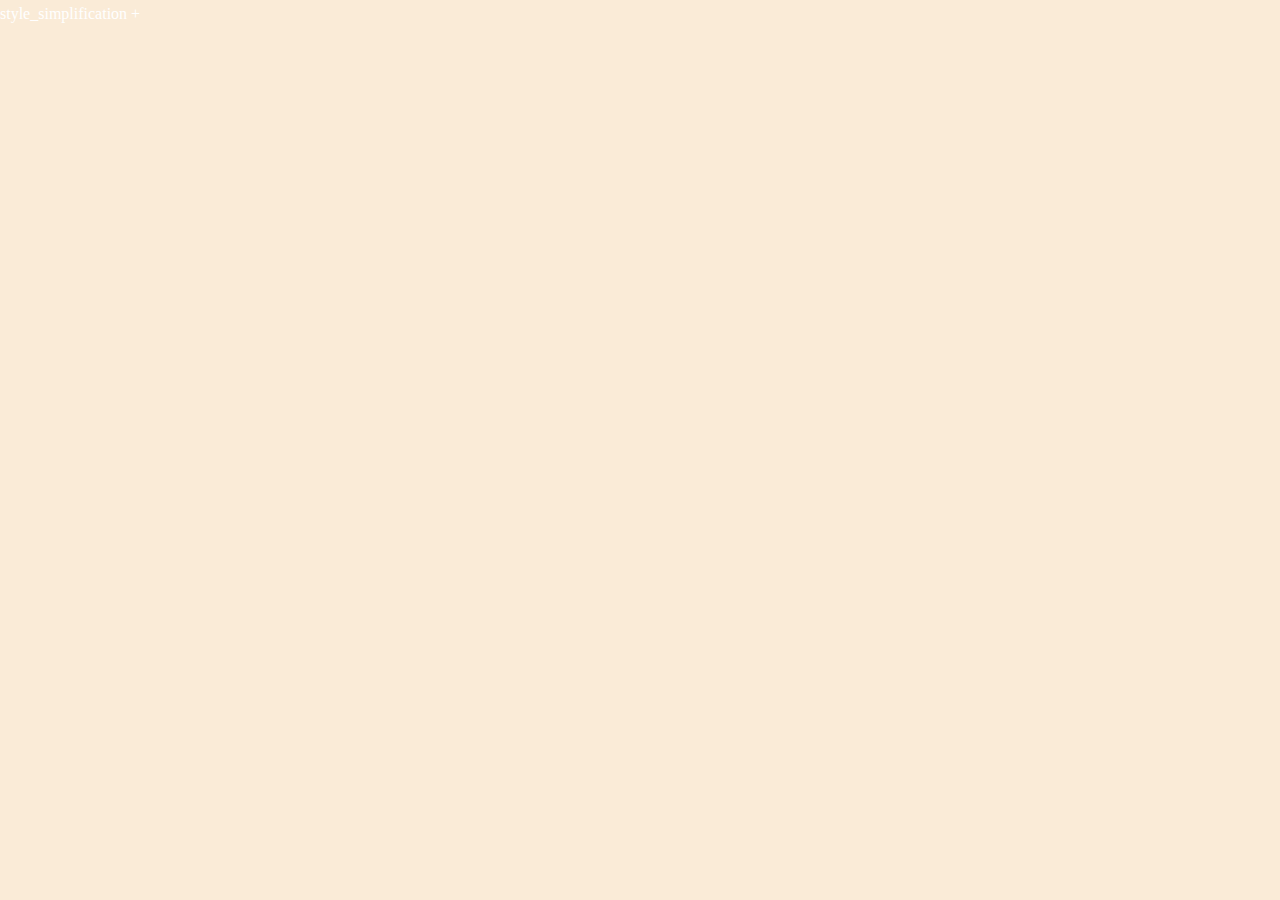
<file: index.html>
<!DOCTYPE html>
<html lang="en">
<head>
    <meta charset="UTF-8">
    <meta name="viewport" content="width=device-width, initial-scale=1.0">
    <title>Document</title>
    <link rel="preconnect" href="https://fonts.googleapis.com">
<link rel="preconnect" href="https://fonts.gstatic.com" crossorigin>
<link href="https://fonts.googleapis.com/css2?family=Playfair+Display:ital,wght@0,400..900;1,400..900&display=swap" rel="stylesheet">
    <link rel="stylesheet" type="text/css" href="css/mainstyles.css" />
    <script type="text/javascript" src="js/javascript.js"></script>
</head>
<body>
    <header>

    </header>
style_simplification +     <main>

    </main>
    <footer>

    </footer>
</body>
</file>
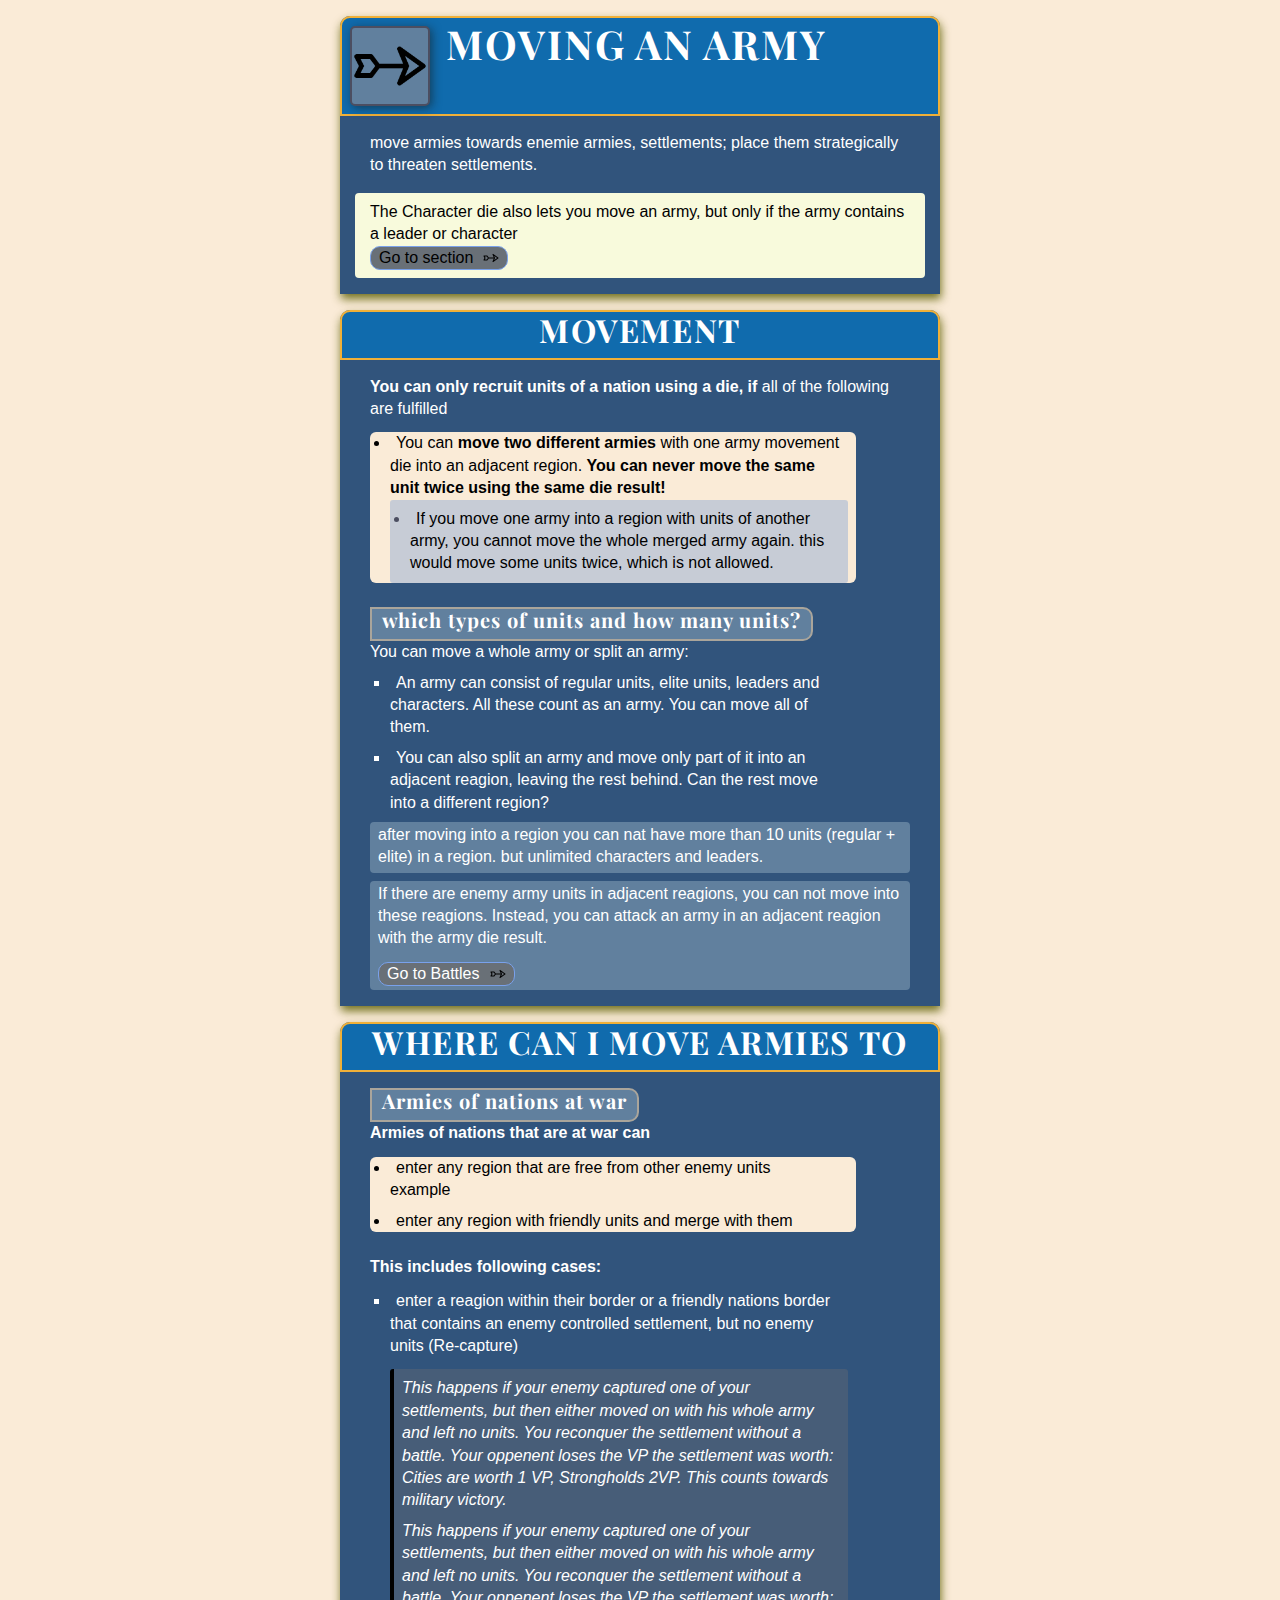
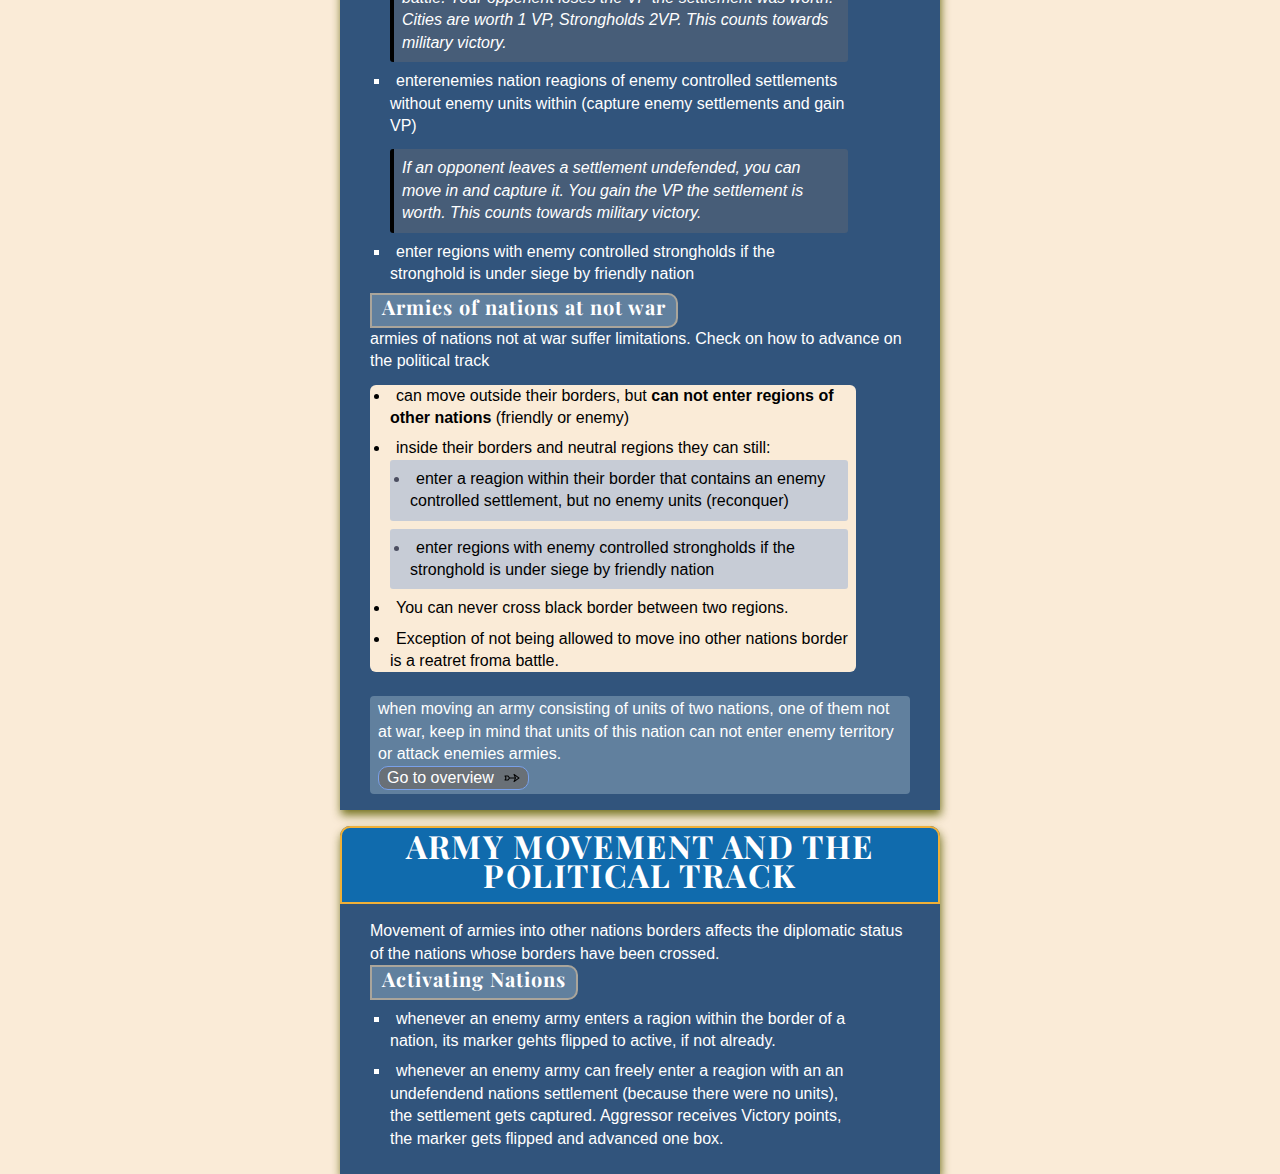
<file: army-movement.html>
<!DOCTYPE html>
<html lang="en">
<head>
    <meta charset="UTF-8">
    <meta name="viewport" content="width=device-width, initial-scale=1.0">
    <title>Document</title>
    <link rel="preconnect" href="https://fonts.googleapis.com">
<link rel="preconnect" href="https://fonts.gstatic.com" crossorigin>
<link href="https://fonts.googleapis.com/css2?family=Playfair+Display:ital,wght@0,400..900;1,400..900&display=swap" rel="stylesheet">
    <link rel="stylesheet" type="text/css" href="css/mainstyles.css" />
    <script type="text/javascript" src="js/javascript.js"></script>
</head>
<body>
    <header>

    </header>

    <main class="rule-action">
        <section class="wrapper">

            <div class="card_title-area"><img src="img/pfeil.png" alt="" class="card_title-area_img">
                    <h1 class="card_title">Moving an army</h1>
                </img></div>
                <div class="inside-wrapper">
                    <p class="text">move armies towards enemie armies, settlements; place them strategically to threaten settlements.</p>
                </div>
                    <div class="inside-wrapper-color">
                        
                            <p class="box-highlighted_text">The Character die also lets you move an army, but only if the army contains a leader or character</p>
                            <div class="button_go-section">
                                <p class="button_text">Go to section</p>
                                <img class="icon" src="img/pfeil.png" alt="">
                    
                        </div>
                    </div>
            

            <!-- <div class="inside-wrapper-color">
                <p class="icon-arrow_p">When recruiting, you can strengthen your army for either defense for upcoming battles in strongholds or attacks. By recruiting, you place figures from your supply onto the board which are now available for actions like moving, attacking.</p> -->
            </div>    
        
        </section>    
            <section class="wrapper">
                <h2 class="head">Movement</h2>
                <div class="inside-wrapper">
                    <p class="text"><span class="bold">You can only recruit units of a nation using a die, if </span>all of the following are fulfilled</p>
                    <ul class="list-highlighted">
                        <li class="list-highlighted_item" >You can <span class="bold">move two different armies</span> with one army movement die into an adjacent region. <span class="bold">You can never move the same unit twice using the same die result!</span>
                            <ul class="">
                                <li class="list-highlighted_subitem">If you move one army into a region with units of another army, you cannot move the whole merged army again. this would move some units twice, which is not allowed.</li>
                            </ul>
                        </li>
                    
                    
                    </ul>

                    <h3 class="subhead">which types of units and how many units?</h2>
              
                    <p>You can move a whole army or split an army:</p>
                    <ul class="list-monochrome">
                        <li class="list-monochrome_item">An army can consist of regular units, elite units, leaders and characters. All these count as an army. You can move all of them.
                        </li>
                        <li class="list-monochrome_item">You can also split an army and move only part of it into an adjacent reagion, leaving the rest behind. Can the rest move into a different region?</li>
                
                    </ul>

                    <div class="box-lowlight">
                        <p class="box-highlighted_text">after moving into a region you can nat have more than 10 units (regular + elite) in a region. but unlimited characters and leaders.</p>
                    </div>
                

                    <div class="box-lowlight">
                        <p class="text">If there are enemy army units in adjacent reagions, you can not move into these reagions. Instead, you can attack an army in an adjacent reagion with the army die result.</p>
                            <div class="button_go-section">
                                <p class="button_text">Go to Battles </p>
                                <img class="icon" src="img/pfeil.png" alt="">
                            </div>
                    </div>
                </div>
            </section>

            <section class="wrapper">
                <h2 class="head">Where can I move armies to</h2>
                    <div class="inside-wrapper">
                        
                    </div>
                    <div class="inside-wrapper">
                        <h3 class="subhead">Armies of nations at war</h3>

                        <p class="text"><span class="bold">Armies of nations that are at war can</span>
                        <ul class="list-highlighted">    
                                    <li class="list-highlighted_item example-clickable">enter any region that are free from other enemy units <br>
                                    example 
                                    <img class="list_img-example" src="img/WoRT_example-01.jpg" alt="Image" />
                                    </li>
                                    <li class="list-highlighted_item">enter any region with friendly units and merge with them</li>
                        </ul>   
                        <p class="text"><span class="bold">This includes following cases:</span>
                        <ul class="list-monochrome"> 
                                    <li class="list-monochrome_item">enter a reagion within their border or a friendly nations border that contains an enemy controlled settlement, but no enemy units (Re-capture)
                                        <ul class="list-monochrome_sublist">
                                            <li >This happens if your enemy captured one of your settlements, but then either moved on with his whole army and left no units. You reconquer the settlement without a battle. Your oppenent loses the VP the settlement was worth: Cities are worth 1 VP, Strongholds 2VP. This counts towards military victory.</li>
                                            <li >This happens if your enemy captured one of your settlements, but then either moved on with his whole army and left no units. You reconquer the settlement without a battle. Your oppenent loses the VP the settlement was worth: Cities are worth 1 VP, Strongholds 2VP. This counts towards military victory.</li>
                                        </ul>
                                    </li>
                                    <li class="list-monochrome_item">enterenemies nation reagions of enemy controlled settlements without enemy units within (capture enemy settlements and gain VP)
                                        <ul>
                                            <li >If an opponent leaves a settlement undefended, you can move in and capture it. You gain the VP the settlement is worth. This counts towards military victory.</li>
                                        </ul>
                                    </li>
                                    <li class="list-monochrome_item">enter regions with enemy controlled strongholds if the stronghold is under siege by friendly nation</li>
                            </li>
                        </ul>

                        <h3 class="subhead">Armies of nations at not war</h3>
                        <p class="text">armies of nations not at war suffer limitations. Check on how to advance on the political track</p>
                        <ul class="list-highlighted">
                        
                                
                                    <li class="list-highlighted_item">can move outside their borders, but <span class="bold">can not enter regions of other nations</span>
                                    (friendly or enemy)</li>


                                    <li class="list-highlighted_item">inside their borders and neutral regions they can still:
                                        <ul>
                                            <li class="list-highlighted_subitem">enter a reagion within their border that contains an enemy controlled settlement, but no enemy units (reconquer)</li>
                                
                                    <li class="list-highlighted_subitem">enter regions with enemy controlled strongholds if the stronghold is under siege by friendly nation </li> 
                                        </ul>

                                    </li>
                                   
                                
                            
                                
                        
                            <li class="list-highlighted_item" >You can never cross black border between two regions.
                            </li>

                            <li class="list-highlighted_item" >Exception of not being allowed to move ino other nations border is a reatret froma battle.
                            </li>

                            
                        </ul>

                        <div class="box-lowlight">
                            <p class="box-highlighted_text">when moving an army consisting of units of two nations, one of them not at war, keep in mind that units of this nation can not enter enemy territory or attack enemies armies.</p>
                            <div class="button_go-section"> 
                                <p class="button_text">Go to overview </p>
                                <img class="icon" src="img/pfeil.png" alt="">
                            </div>
                            
                        </div>

                      

                    </div>
                    
                    
            </section>
            
        


        <section class="wrapper">
            <h2 class="head">Army Movement and the Political track</h2>
                <div class="inside-wrapper">
                    <p>Movement of armies into other nations borders affects the diplomatic status of the nations whose borders have been crossed.</p>
                    <h3 class="subhead">Activating Nations</h3>
                    <ul class="list-monochrome">
                        <li class="list-monochrome_item">whenever an enemy army enters a ragion within the border of a nation, its marker gehts flipped to active, if not already.
                            <!-- <ul>
<li class="list-highlighted_subitem">from two different nations as lang as both nations are at war</li>
<li class="list-highlighted_subitem">        from two different nations as lang as both nations are at war                        </li>
                            </ul>    -->
                        </li>
                        <li class="list-monochrome_item">whenever an enemy army can freely enter a reagion with an  an undefendend nations settlement (because there were no units), the settlement gets captured. Aggressor receives Victory points, the marker gets flipped and advanced one box.</li>
                
                    </ul>
                </div>
        </section>

      

            <!-- <section class="wrapper">
                <h2 class="rule-action__sub">Implicit Restrictions</h2>
                <div class="inside-wrapper">
                    <p>These are some implicit restricitons and answer questions that may arise </p>
                    <ul class="list-highlighted">
                        <li class="list-highlighted_item" >you can not muster troops into enemy settlements you conquered and control now.
                            <ul class="">
                                <li class="list-highlighted_subitem">you can only muster in settlements that belong inherently to a nation.
                                if elves conquered Dol Guldur and control it, they can still not recruit units there.
                                 Dol Guldur belongs to Sauron Player, but is controlled by FP.</li>
                            </ul>
                        </li>
                        <li class="list-highlighted_item" >you can not muster troops into a nations settlements if they are under enemy control.
                            <ul class="">
                                <li class="list-highlighted_subitem">if morder player conquered the woodland realm and controls it, elves can not recruit to woodland realm, but only to grey havens, rivendell, lorien.</li>
                                <li class="list-highlighted_subitem">if morder player conquered all settlements of a nation, you can not recruit at all with a die.</li>
                            </ul>
                            </li>
                            <li class="list-highlighted_item" >you can not muster troops into strongholds under siege.
                                <ul class="">
                                    <li class="list-highlighted_subitem">only eventcards can enable you to do so</li>
                                </ul>
                                </li>
                    </ul>
                    <p>Alternatively, you can use this die to advance on the political track</p>
                </div>
            </section> -->

            <!-- <section class="wrapper">
                <h2 class="head">In short</h2>
                <div class="inside-wrapper">             


                    <ul class="list-highlighted">
                        <li class="list-highlighted_item" >You can <span class="bold">move two different armies</span> with one army movement die. <span class="bold">You can never move the same unit twice using the same die result!</span>
                            <ul class="">
                                <li class="list-highlighted_subitem">If you move one army into a region with units of another army, you cannot move the whole merged army again. this would move some units twice, which is not allowed.</li>
                            </ul>
                        </li>
                        <li class="list-highlighted_item" >You can never cross black border between two regions.
                        </li>
                        
                        
                    </ul>
                        
                
                        </ul>
                    </li>

                    </ol>
                </div>    
            </section>  -->
    </main>

    <footer>

    </footer>

</body>
</html>
</file>
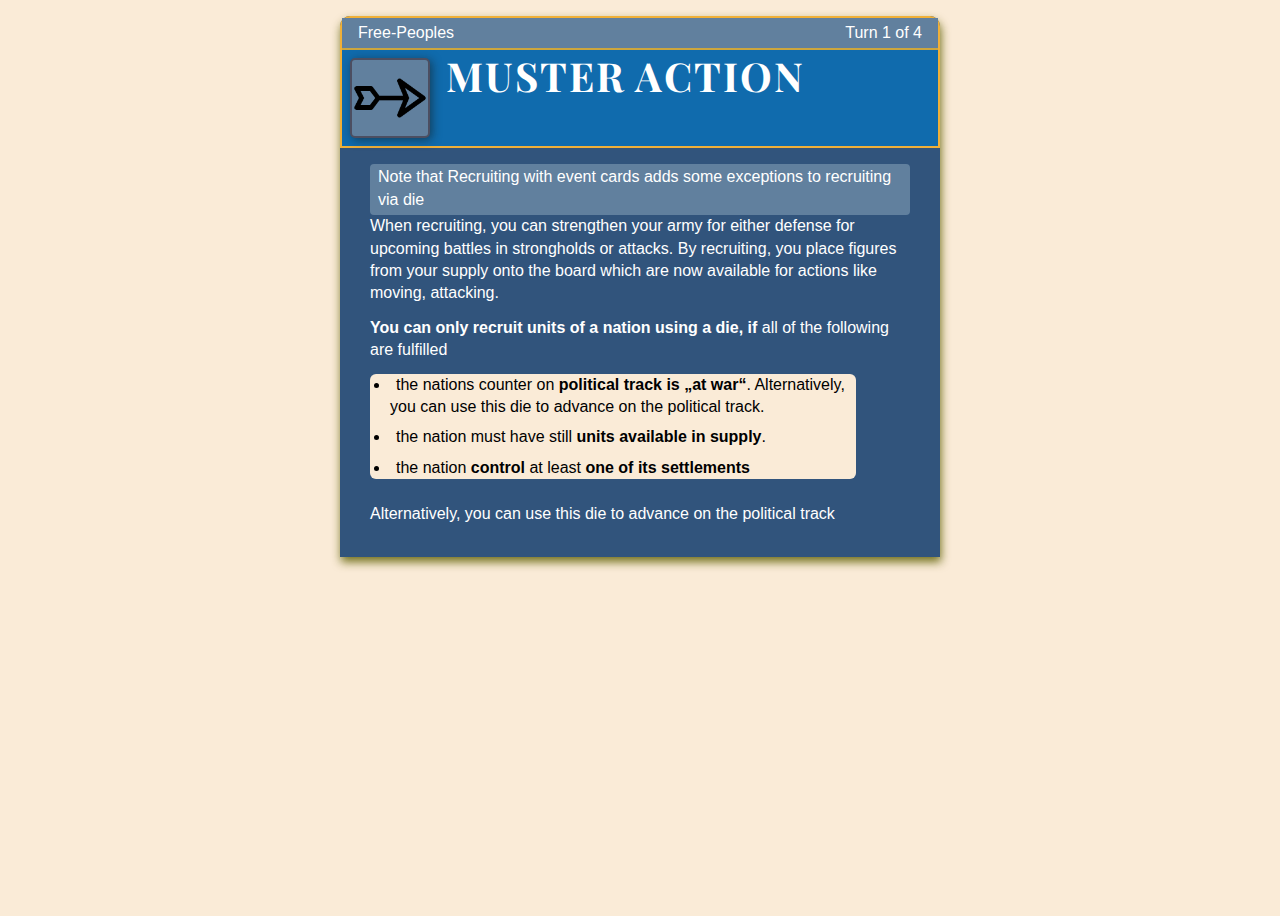
<file: play.html>
<!DOCTYPE html>
<html lang="en">
<head>
    <meta charset="UTF-8">
    <meta name="viewport" content="width=device-width, initial-scale=1.0">
    <title>Document</title>
    <link rel="preconnect" href="https://fonts.googleapis.com">
<link rel="preconnect" href="https://fonts.gstatic.com" crossorigin>
<link href="https://fonts.googleapis.com/css2?family=Playfair+Display:ital,wght@0,400..900;1,400..900&display=swap" rel="stylesheet">
    <link rel="stylesheet" type="text/css" href="css/mainstyles.css" />
    <script type="text/javascript" src="js/javascript.js"></script>
</head>
<body>
    <header>

    </header>

    <main>

        <main class="rule-action">
            <section class="turn_card">
                <div class="wrapper-turn">
                    <div class="card-meta">
                        <p class="player">Free-Peoples</p>
                        <p class="turn">Turn 1 of 4</p>
                    </div>
                    <div class="card_title-area">
                        <img class="card_title-area_img" src="img/pfeil.png" alt="">
                        <h1 class="card_title">Muster Action</h1>
                    </div>
                </div>
                    <div class="inside-wrapper">
                        

                        <div class="box-lowlight">
                            <p class="box-highlighted_text">Note that Recruiting with event cards adds some exceptions to recruiting via die</p>
                        </div>

                        <p class="text">When recruiting, you can strengthen your army for either defense for upcoming battles in strongholds or attacks. By recruiting, you place figures from your supply onto the board which are now available for actions like moving, attacking.</p>
                    
                        <p class="text"><span class="bold">You can only recruit units of a nation using a die, if </span>all of the following are fulfilled</p>
                    <ul class="list-highlighted">
                        <li class="clickable list-highlighted_item" onclick="">the nations counter on <span class="bold">political track is „at war“</span>. Alternatively, you can use this die to advance on the political track.
                            
                        </li>
                        <li class="list-highlighted_item">the nation must have still <span class="bold">units available in supply</span>.</li>
                        <li class="list-highlighted_item">the nation <span class="bold">control</span> at least <span class="bold">one of its settlements</span></li>
                    </ul>
                    <p>Alternatively, you can use this die to advance on the political track</p>
                </div>
                </div>
    
                <!-- <div class="inside-wrapper-color">
                    <p class="icon-arrow_p">When recruiting, you can strengthen your army for either defense for upcoming battles in strongholds or attacks. By recruiting, you place figures from your supply onto the board which are now available for actions like moving, attacking.</p> -->
                </div>    
            
            </section>  
        
    </main>

    <footer>

    </footer>
</body>
</file>
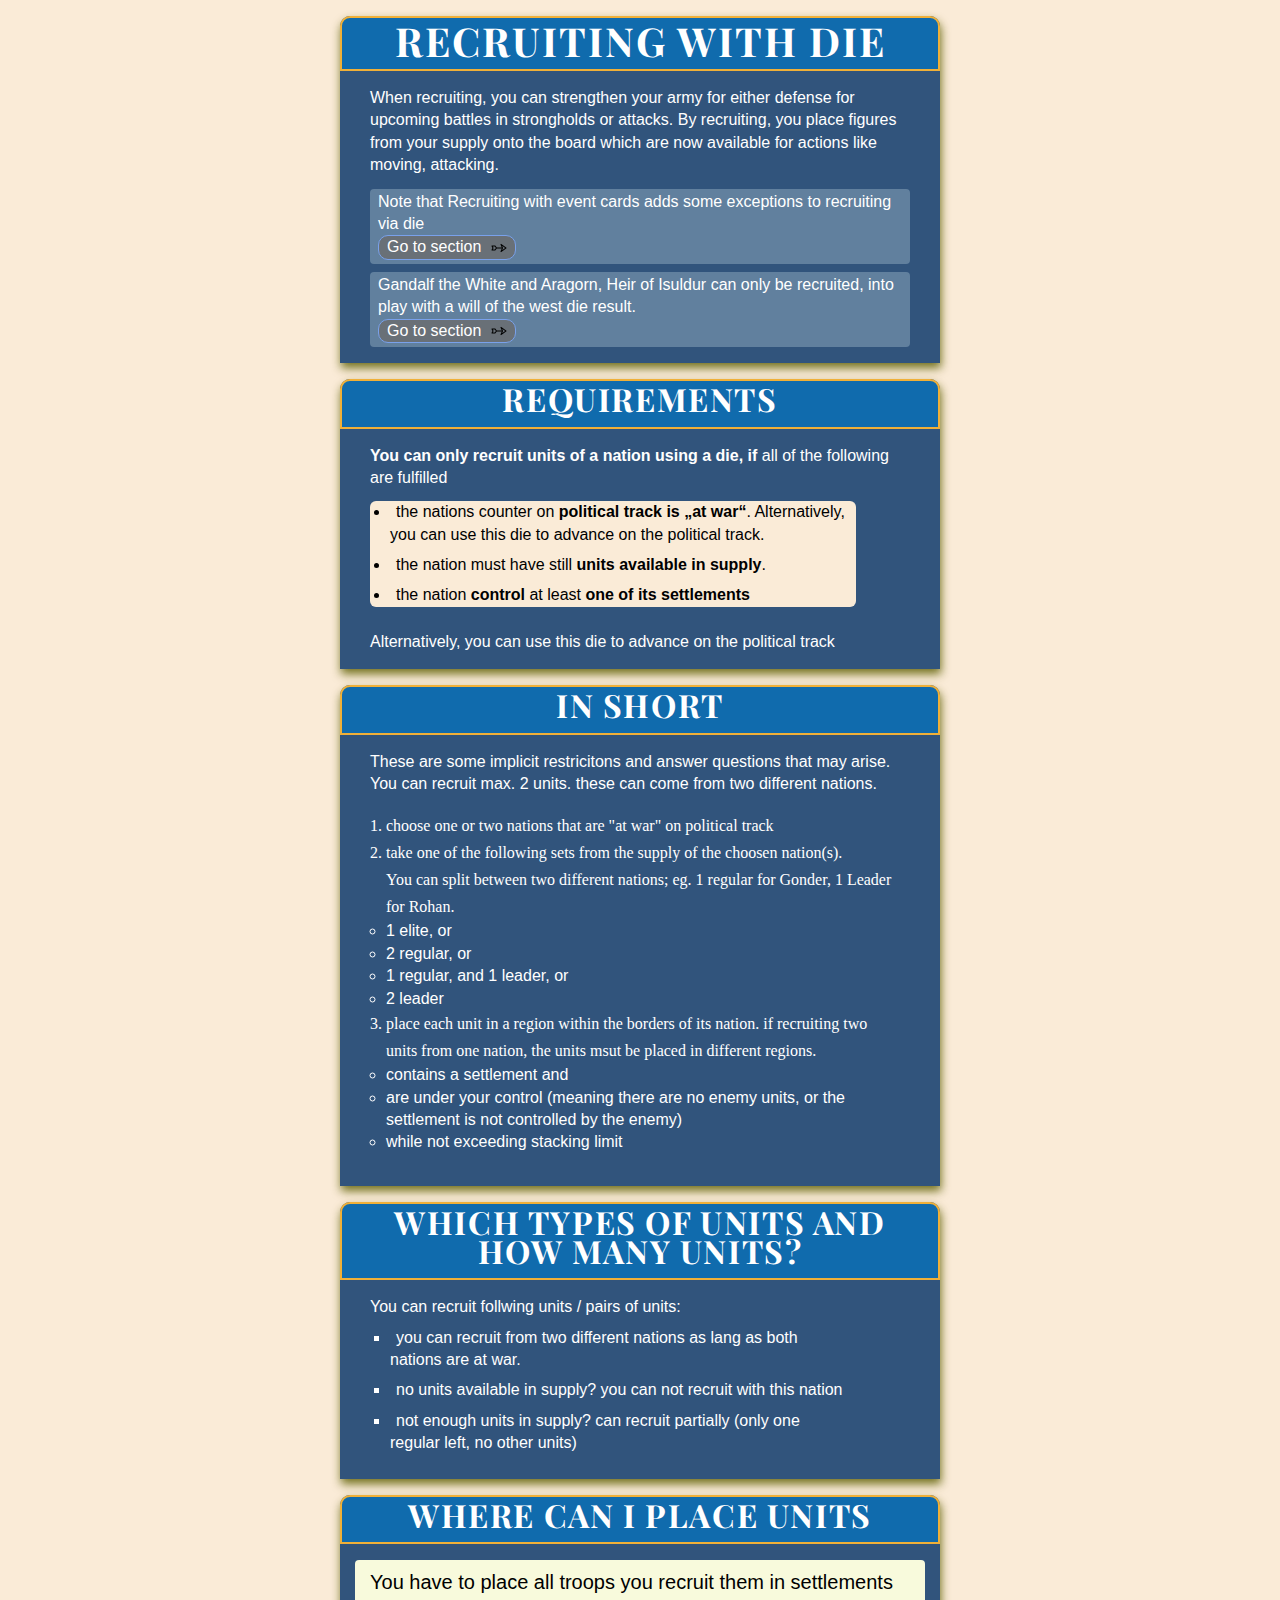
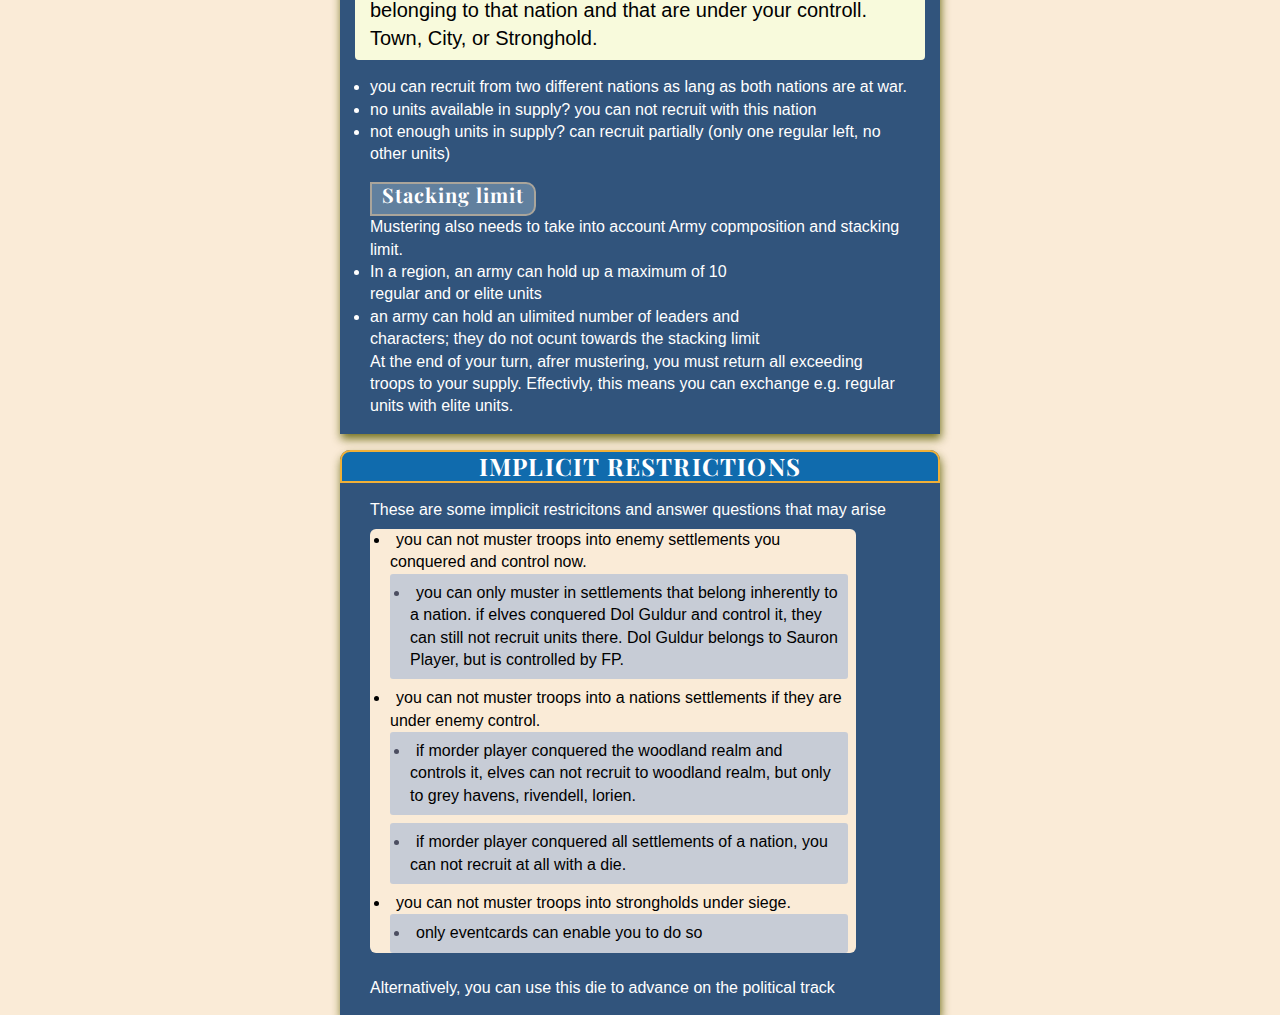
<file: recruit.html>
<!DOCTYPE html>
<html lang="en">
<head>
    <meta charset="UTF-8">
    <meta name="viewport" content="width=device-width, initial-scale=1.0">
    <title>Document</title>
    <link rel="preconnect" href="https://fonts.googleapis.com">
<link rel="preconnect" href="https://fonts.gstatic.com" crossorigin>
<link href="https://fonts.googleapis.com/css2?family=Playfair+Display:ital,wght@0,400..900;1,400..900&display=swap" rel="stylesheet">
    <link rel="stylesheet" type="text/css" href="css/mainstyles.css" />
    <script type="text/javascript" src="js/javascript.js"></script>
</head>
<body>
    <header>

    </header>

    <main class="rule-action">
        <section class="wrapper">
            <h1 class="title">Recruiting with die</h1>
                <div class="inside-wrapper">
                    <p class="text">When recruiting, you can strengthen your army for either defense for upcoming battles in strongholds or attacks. By recruiting, you place figures from your supply onto the board which are now available for actions like moving, attacking.</p>
                
                    <div class="box-lowlight">
                        <p class="box-highlighted_text">Note that Recruiting with event cards adds some exceptions to recruiting via die</p>
                        <div class="button_go-section"> 
                            <p class="button_text">Go to section</p>
                            <img class="icon" src="img/pfeil.png" alt="">
                        </div>
                    </div>
                <div class="box-lowlight">
                    <p class="box-highlighted_text">Gandalf the White and Aragorn, Heir of Isuldur can only be recruited, into play with a will of the west die result.</p>
                    <div class="button_go-section"> 
                        <p class="button_text">Go to section</p>
                        <img class="icon" src="img/pfeil.png" alt="">
                    </div>
            </div>
            </div>

            <!-- <div class="inside-wrapper-color">
                <p class="icon-arrow_p">When recruiting, you can strengthen your army for either defense for upcoming battles in strongholds or attacks. By recruiting, you place figures from your supply onto the board which are now available for actions like moving, attacking.</p> -->
            </div>    
        
        </section>    
            <section class="wrapper">
                <h2 class="head">requirements</h2>
                <div class="inside-wrapper">
                    <p class="text"><span class="bold">You can only recruit units of a nation using a die, if </span>all of the following are fulfilled</p>
                    <ul class="list-highlighted">
                        <li class="clickable list-highlighted_item" onclick="">the nations counter on <span class="bold">political track is „at war“</span>. Alternatively, you can use this die to advance on the political track.
                            
                        </li>
                        <li class="list-highlighted_item">the nation must have still <span class="bold">units available in supply</span>.</li>
                        <li class="list-highlighted_item">the nation <span class="bold">control</span> at least <span class="bold">one of its settlements</span></li>
                    </ul>
                    <p>Alternatively, you can use this die to advance on the political track</p>
                </div>
            </section>

            <section class="wrapper">
                <h2 class="head">In short</h2>
                <div class="inside-wrapper">             


                    <p>These are some implicit restricitons and answer questions that may arise. You can recruit max. 2 units. these can come from two different nations.</p>
                    <ol class="ordered-list">
                        <li>choose one or two nations that are "at war" on political track</li>
                        
                        <li>take one of the following sets from the supply of the choosen nation(s). <br> You can split between two different nations; eg. 1 regular for Gonder, 1 Leader for Rohan.
                            <ul>
                                <li>1 elite, or</li>
                                <li>2 regular, or </li>
                                <li>1 regular, and 1 leader, or</li>
                                <li> 2 leader</li>
                            </ul>
                        </li>
                    <li>place each unit in a region within the borders of its nation. if recruiting two units from one nation, the units msut be placed in different regions.
                        <ul>
                            <li>contains a settlement and </li>
                            <li>are under your control (meaning there are no enemy units, or the settlement is not controlled by the enemy)</li>
                            <li>while not exceeding stacking limit </li>
                        
                
                        </ul>
                    </li>

                    </ol>
                </div>    
            </section> 
            
        

        <section class="wrapper">
            <h2 class="head">which types of units and how many units?</h2>
                <div class="inside-wrapper">
                    <p>You can recruit follwing units / pairs of units:</p>
                    <ul class="list-monochrome">
                        <li class="list-monochrome_item">you can recruit from two different nations as lang as both nations are at war.
                            <!-- <ul>
<li class="list-highlighted_subitem">from two different nations as lang as both nations are at war</li>
<li class="list-highlighted_subitem">        from two different nations as lang as both nations are at war                        </li>
                            </ul>    -->
                        </li>
                        <li class="list-monochrome_item">no units available in supply? you can not recruit with this nation</li>
                        <li class="list-monochrome_item">not enough units in supply? can recruit partially (only one regular left, no other units)</li>
                    </ul>
                </div>
        </section>

        <section class="wrapper">
            <h2 class="head">Where can I place units</h2>
                <div class="inside-wrapper-color">
                    <p class="main-text">You have to place all troops you recruit them in settlements belonging to that nation and that are under your controll. Town, City, or Stronghold.</p>
                </div>
                <div class="inside-wrapper">
                    <ul class="action-items">
                        <li class="action-item">you can recruit from two different nations as lang as both nations are at war.</li>
                        <li class="action-item">no units available in supply? you can not recruit with this nation</li>
                        <li class="action-item">not enough units in supply? can recruit partially (only one regular left, no other units)</li>
                    </ul>
                </div>
                    <div class="inside-wrapper">
                        <h3 class="subhead">Stacking limit</h3>

                    <p>Mustering also needs to take into account Army copmposition and stacking limit. </p>   
                    <ul class="action-prerequisites_list">
        
                                
                        <li class="example">In a region, an army can hold up a maximum of 10 regular and or elite units</li>
                                <li class="example">an army can hold an ulimited number of leaders and characters; they do not ocunt towards the stacking limit</li>
                            </ul>
                          
        

                    <p>At the end of your turn, afrer mustering, you must return all exceeding troops to your supply. Effectivly, this means you can exchange e.g. regular units with elite units.</p>  
            </div>
            </div>
        </section>

            <section class="wrapper">
                <h2 class="rule-action__sub">Implicit Restrictions</h2>
                <div class="inside-wrapper">
                    <p>These are some implicit restricitons and answer questions that may arise </p>
                    <ul class="list-highlighted">
                        <li class="list-highlighted_item" >you can not muster troops into enemy settlements you conquered and control now.
                            <ul class="">
                                <li class="list-highlighted_subitem">you can only muster in settlements that belong inherently to a nation.
                                if elves conquered Dol Guldur and control it, they can still not recruit units there.
                                 Dol Guldur belongs to Sauron Player, but is controlled by FP.</li>
                            </ul>
                        </li>
                        <li class="list-highlighted_item" >you can not muster troops into a nations settlements if they are under enemy control.
                            <ul class="">
                                <li class="list-highlighted_subitem">if morder player conquered the woodland realm and controls it, elves can not recruit to woodland realm, but only to grey havens, rivendell, lorien.</li>
                                <li class="list-highlighted_subitem">if morder player conquered all settlements of a nation, you can not recruit at all with a die.</li>
                            </ul>
                            </li>
                            <li class="list-highlighted_item" >you can not muster troops into strongholds under siege.
                                <ul class="">
                                    <li class="list-highlighted_subitem">only eventcards can enable you to do so</li>
                                </ul>
                                </li>
                    </ul>
                    <p>Alternatively, you can use this die to advance on the political track</p>
                </div>
            </section>
    </main>

    <footer>

    </footer>

</body>
</html>
</file>
<file: css/mainstyles.css>
:root{
    /* fonts: font-family, font-weight, font-size */
    --ff-sans: 'Poppins', sans-serif;
    --ff-serif: 'Playfair Display', serif;
    --fw-light: 200;
    --fw-regular: 400;
    --fw-bold: 600;
    /* numbers after fs are just mental model fpr orders */
    --fs-10: 0.9rem;
    --fs-15: 1.25rem;
    --fs-30: 1.5rem;
    --fs-40: 2.0rem;
    --fs-50: 2.5rem;

    --clr-main: hsl(205, 83%, 37%);
    --clr-main-sec: hsl(212, 43%, 34%);
    --clr-highlight: hsl(44, 58%, 52%);
    --clr-test-01: hsl(234, 12%, 34%);
    --clr-test-02: hsl(212, 6%, 44%);
    --clr-test-03: hsl(0, 22%, 47%);
    --clr-test-04: hsl(210, 24%, 50%);
    --clr-test-05: hsl(210, 44%, 59%);

    --pad: 1rem;
    --wrapper-width: 90%;
}

*,
*::before,
*::after{
    box-sizing: border-box;
    /* eliminate default margin / padding of elements BUT remember to put space back on*/
    margin: 0;
    padding: 0;
    /* border is only for prototyping! */
}

svg,
img {
    max-width: 100%; 
    /* 100% of parent */
    display: block;
    /* otherwise its inline-element */
}

html{
    /* font-family: var(--ff-sans);
    font-weight: var(--fw-regular); */
    line-height: 1.7;
    color: white;
    /* this color gets inherited, we can overwrite it when needed */
}
html, body{
    height: 100%;
    background-color: antiquewhite
    /* margin: 0; */
    /* padding-block-end: 5rem; */
    /* padding only on bottom of body */
}

input, button, textarea, select{
    font: inherit;
}

h1, h2, h3, h4, h5, h6{
    overflow-wrap: break-word;
    font-family: var(--ff-serif);
    letter-spacing: .05em;
}

ul{
    font-family: var(--ff-sans);
    line-height: 1.4;
}

h1, h2, h3{
    line-height: 1.2;
}

p{
    /* margin-bottom: 0.75rem; */
    line-height: 1.4;
    font-family: var(--ff-sans);
}

/* ul{
    list-style-type: none;
} */

/* CLASSES OF THE WEBPAGE */
.wrapper{
    background-color: var(--clr-main-sec);
    width: var(--wrapper-width);
    max-width: 600px;
    border-radius: 10px 10px 0 0;
    margin: 1rem auto;
    padding-bottom: 1rem;
    box-shadow: 1px 5px 10px rgba(100, 100, 10, 0.9);
}

.wrapper-turn{
    border: 2px solid rgb(240, 176, 56);
    background-color: var(--clr-main);
    border-radius: 10px 10px 0 0;
}

.turn_card{
    background-color: var(--clr-main-sec);
    width: var(--wrapper-width);
    max-width: 600px;
    border-radius: 10px 10px 0 0;
    margin: 1rem auto;
    padding-bottom: 1rem;
    box-shadow: 1px 5px 10px rgba(100, 100, 10, 0.9);
}

.card-meta{
    padding: 0.25rem 1rem;
    width: 100%;
    background-color: var(--clr-test-04);
    border-bottom: 2px solid var(--clr-highlight);
    display: flex;
    justify-content: space-between;
    margin: auto;
}

/* .player{

} */

.card_title-area{
    --size-element: 2.5rem;

    display: flex;
    justify-content: flex-start;
    align-items: flex-start;
    color: white;
    text-transform: uppercase;
    padding: 0.5rem;
}

.card_title-area_img{
    background-color: var(--clr-test-04);
    box-shadow: 2px 2px 10px rgba(20, 20, 12, 0.5);
    border: 2px solid var(--clr-test-01);
    border-radius: 5px;
    --lengt: 25%;
    flex: 0 0 auto;
    width: var(--lengt);
    max-width: 80px;
    min-width: calc(2*(var(--size-element)));
    /* height: min(1rem, var(--lengt));; */
    display:block;
}

.card_title{
    padding: 0 0 0 1rem;
    flex: 1 1 0;
    width: 40%;
    font-size: var(--fs-50);
    text-align: left;
    line-height: 0.9;
}

@media (min-width: 600px){
    .wrapper{
        width: 75%;
    }
    .action-prerequisites_list{
        width: 75%;
    }
}

/* .wrapper > *{
    padding-left: var(--pad);
    padding-right: var(--pad);
} */

.wrapper > :first-child{
    /* typography-style, is always a heading */
    border: 2px solid rgb(240, 176, 56);
    background-color: var(--clr-main);
    border-radius: 10px 10px 0 0;
    text-align: center;
    color: white;
    text-transform: uppercase;
}

.wrapper > :last-child{
    margin-bottom: 0;
}

.inside-wrapper{
    /* padding: calc(0.5*var(--pad)) var(--pad); */
    width: var(--wrapper-width);
    margin: 1rem auto;
}

.inside-wrapper-color{
    /* padding: calc(0.5*var(--pad)) var(--pad); */
    width: var(--wrapper-width);
    margin: 1rem auto;
    box-sizing: content-box;
    padding: .5em 2.5%;
    color: black;
    background-color: rgb(248, 250, 220);
    border-radius: 4px;
}

/* ################################################################################
#################################### headings ######################################
################################################################################ */

/* title and head are both mostly :first:child of wrapper */



.title{
    /* h1 */
    background-color: var(--clr-main);
    padding: 0.125em 0.5em 0.25em;
    color: white;
    font-size: var(--fs-50);
    line-height: .9;
}

.head{
    /* h2 */
    padding: 0.125em 0.5em 0.4em;
    color: white;
    font-size: var(--fs-40);
    line-height: .9;
    letter-spacing: 0.05em;
}

.subhead{
    /* h3 */
    width: fit-content;
    /* box-sizing: content-box; */
    padding: 0.125em 0.5em 0.5em;
    color: white;
    font-size: var(--fs-15);
    line-height: .9;
    border: 2px solid rgb(170, 165, 155);
    background-color: var(--clr-test-04);
    border-radius: 0px 10px 10px 0px;
    /* text-align: center; */
    color: white;
    /* text-transform: uppercase; */
}

/* ################################################################################
#################################### TEXT ######################################
################################################################################ */

.main-text{
    /* background-color: var(--clr-test-05); */
    font-size: var(--fs-15);
    color: black;
    width: 100%;
    margin: 0;

    /* border-left: 1rem var(--clr-highlight) solid; */
    /* box-shadow: 1px 1px 10px rgba(100, 100, 10, 0.5); */
}

.bold{
    font-weight: var(--fw-bold);
  
}

.text{
    margin-bottom: 0.75rem;
}

/* .text-white{

} */

.box-highlighted{
    background-color: var(--clr-test-04);
    margin: 0;
    padding: 0.125em 0.5em 0.25em;
    border-radius: 4px;
}

.box-highlighted + .box-highlighted{
    margin-top: 0.5rem;
}

.box-highlighted_text{
    margin: 0;
}

.box-lowlight{
    background-color: var(--clr-test-04);
    margin: 0;
    color: rgb(255, 255, 255);
    padding: 0.125em 0.5em 0.25em;
    border-radius: 4px;
}

.box-lowlight + .box-lowlight{
    margin-top: 0.5rem;
}


/* ul + p{
    margin-top: 0.75rem;
} */

/* ################################################################################
#################################### list ######################################
################################################################################ */

.list-highlighted{
    color: black;
    margin: 0.5rem 0 1.5rem;
    list-style-position: inside;
    padding: 0;
    max-width: 90%; 
    background-color: antiquewhite;
    border-radius: 6px;
}

.list-highlighted_item{
    /* background-color:antiquewhite; */
    border-radius: 6px;
    margin-bottom: 0.5em;
    list-style-type: disc;
    /* padding: calc(0.5*var(--pad)) 0 calc(0.5*var(--pad)) calc(0.5*var(--pad)); */
    text-underline-position: below;
    padding-left: 1.25rem;
    padding-right: 0.5rem;
    text-indent: -1rem;
    /* box-shadow: 1px 1px 10px rgba(100, 100, 10, 0.5); */
}

.list-highlighted_item::marker{
    color: black;
    /* white-space: pre-wrap; */
    /* font-size: var(--fs-30);
    line-height: 1; */
}


.list-highlighted_subitem{
    background-color: rgb(199, 204, 214);
    color: black;
    /* border: 1px dashed rgba(39, 27, 27, 0.5); */
    border-radius: 3px;
    margin-bottom: 0.5em;
    list-style-type: disc;
    padding: calc(0.5*var(--pad)) calc(0.5*var(--pad)) calc(0.5*var(--pad));
    text-underline-position: below;
    padding-left: 1.25rem;
    text-indent: -1rem;
}

.list-highlighted_subitem::marker{
    color:hsl(234, 12%, 34%);
}


.list-monochrome{
    margin: 0.5rem 0;
    color: white;
    list-style-position: inside;
    /* padding: 0rem 1rem; */
    max-width: 90%; 
    /* background-color: var(--clr-test-02); */
}

.list-monochrome_item{
    /* background-color: var(--clr-test-04); */
    border-radius: 3px;
    margin-bottom: 0.5em;
    padding-right: 0.5rem;
    list-style-type: square;
    /* padding: calc(0.5*var(--pad)) 0 calc(0.5*var(--pad)) calc(0.5*var(--pad)); */
    text-underline-position: below;
    padding-left: 1.25rem;
    text-indent: -1rem;
}

.list-monochrome_item > ul{
    margin-top: .75rem;
    background-color: rgba(93, 101, 116, 0.5);
    color: white;
    font-style: italic;
    /* border: 1px dashed rgba(39, 27, 27, 0.5); */
    border-left: 4px black solid;
    border-radius: 3px;
    list-style-type: none;
    list-style-position: outside;
    padding: calc(0.5*var(--pad)) calc(0.5*var(--pad)) calc(0.5*var(--pad));
    /* text-underline-position: below; */
    /* padding-left: 1.25rem; */
    text-indent: 0;
    /* important: resets the text-indent */
}

.list-monochrome_sublist > li + li{
    margin-top: .5rem;
}

.ordered-list{
    margin: 1rem;
}

.list_img-example{
        display: none;
        width: 60%; /* Optional: adjust size */
        height: auto;
}

.example-clickable{
    cursor: pointer;
}

/* ################################################################################
#################################### BUTTON ######################################
################################################################################ */


.button_go-section{
    border-radius: 10px;
    border: 1px solid rgb(121, 161, 235);
    width: fit-content;
    background-color: var(--clr-test-02);
    display: flex;
    gap: 10px;
    justify-content: space-between;
    align-items: center;
    margin-right: auto;
    padding: 0 .5rem;
}

/* .icon-arrow_p{
    margin: 0;
} */

.button_text{
    margin: 0;
    font-weight: 200;
}

.icon{
    height: 1em;
}
</file>
